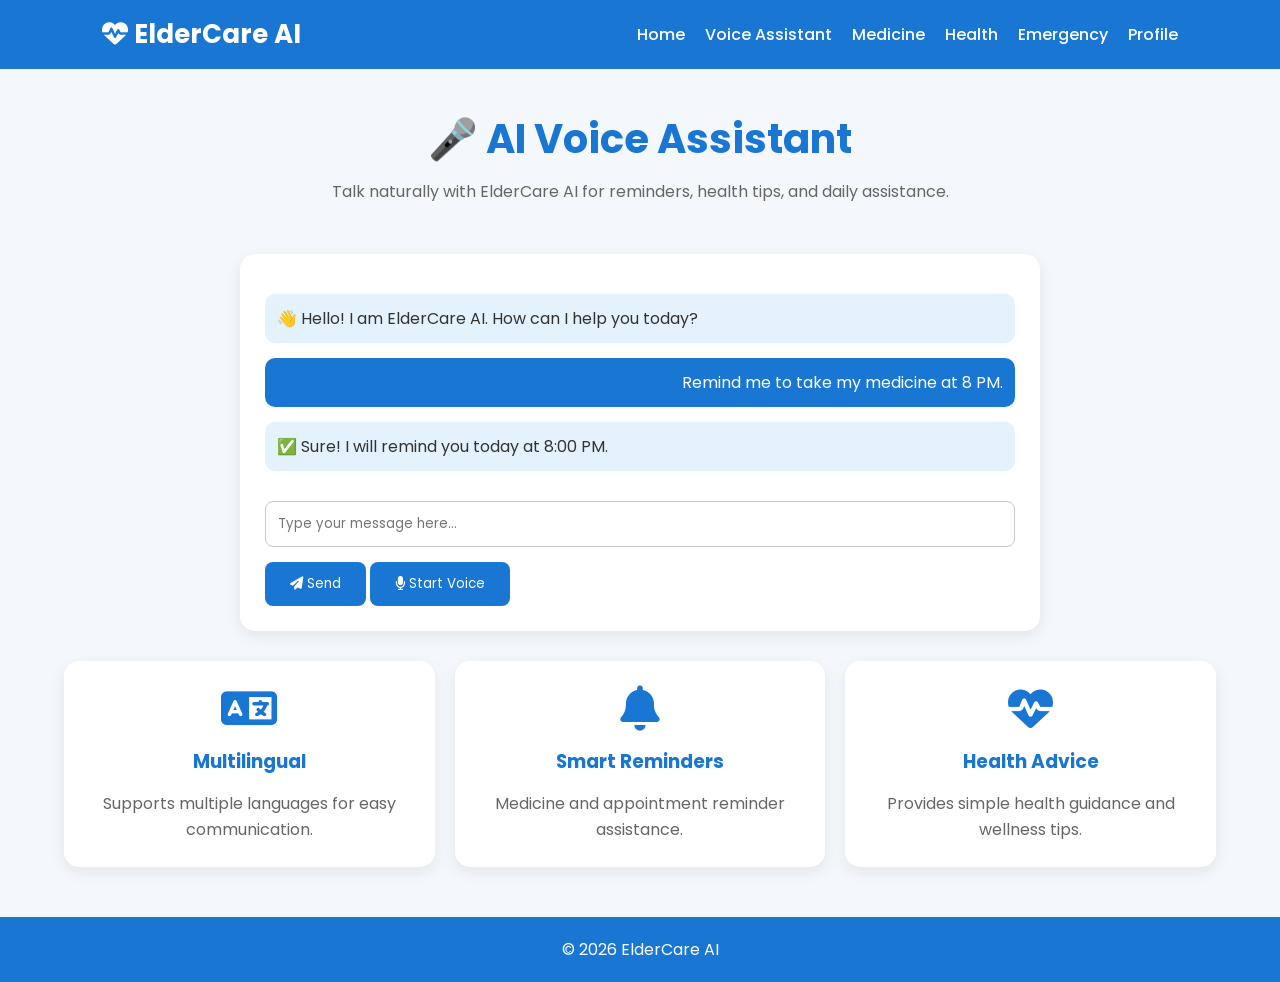
<file: assistant.html>
<!DOCTYPE html>
<html lang="en">

<head>
    <meta charset="UTF-8">
    <meta name="viewport" content="width=device-width, initial-scale=1.0">
    <title>Voice Assistant | ElderCare AI</title>

    <!-- Google Font -->
    <link href="https://fonts.googleapis.com/css2?family=Poppins:wght@300;400;500;600;700&display=swap" rel="stylesheet">

    <!-- Font Awesome -->
    <link rel="stylesheet"
        href="https://cdnjs.cloudflare.com/ajax/libs/font-awesome/6.5.2/css/all.min.css">

    <link rel="stylesheet" href="style.css">
</head>

<body>

    <!-- Navbar -->

    <nav>

        <div class="logo">
            <i class="fa-solid fa-heart-pulse"></i>
            ElderCare AI
        </div>

        <ul>
            <li><a href="index.html">Home</a></li>
            <li><a href="assistant.html">Voice Assistant</a></li>
            <li><a href="medicine.html">Medicine</a></li>
            <li><a href="health.html">Health</a></li>
            <li><a href="emergency.html">Emergency</a></li>
            <li><a href="profile.html">Profile</a></li>
        </ul>

    </nav>

    <!-- Page Title -->

    <section class="page-title">

        <h1>🎤 AI Voice Assistant</h1>

        <p>
            Talk naturally with ElderCare AI for reminders,
            health tips, and daily assistance.
        </p>

    </section>

    <!-- Chat Box -->

    <div class="chat-box">

        <div class="message ai">
            👋 Hello! I am ElderCare AI. How can I help you today?
        </div>

        <div class="message user">
            Remind me to take my medicine at 8 PM.
        </div>

        <div class="message ai">
            ✅ Sure! I will remind you today at 8:00 PM.
        </div>

        <input type="text" placeholder="Type your message here...">

        <button onclick="sendMessage()">
            <i class="fa-solid fa-paper-plane"></i>
            Send
        </button>

        <button onclick="startVoice()">
            <i class="fa-solid fa-microphone"></i>
            Start Voice
        </button>

    </div>

    <!-- Features -->

    <section class="cards">

        <div class="card">
            <i class="fa-solid fa-language"></i>
            <h3>Multilingual</h3>
            <p>Supports multiple languages for easy communication.</p>
        </div>

        <div class="card">
            <i class="fa-solid fa-bell"></i>
            <h3>Smart Reminders</h3>
            <p>Medicine and appointment reminder assistance.</p>
        </div>

        <div class="card">
            <i class="fa-solid fa-heart-pulse"></i>
            <h3>Health Advice</h3>
            <p>Provides simple health guidance and wellness tips.</p>
        </div>

    </section>

   

    <footer>

        © 2026 ElderCare AI | Voice Assistant

    </footer>

    <script src="script.js"></script>

</body>

</html>
</file>
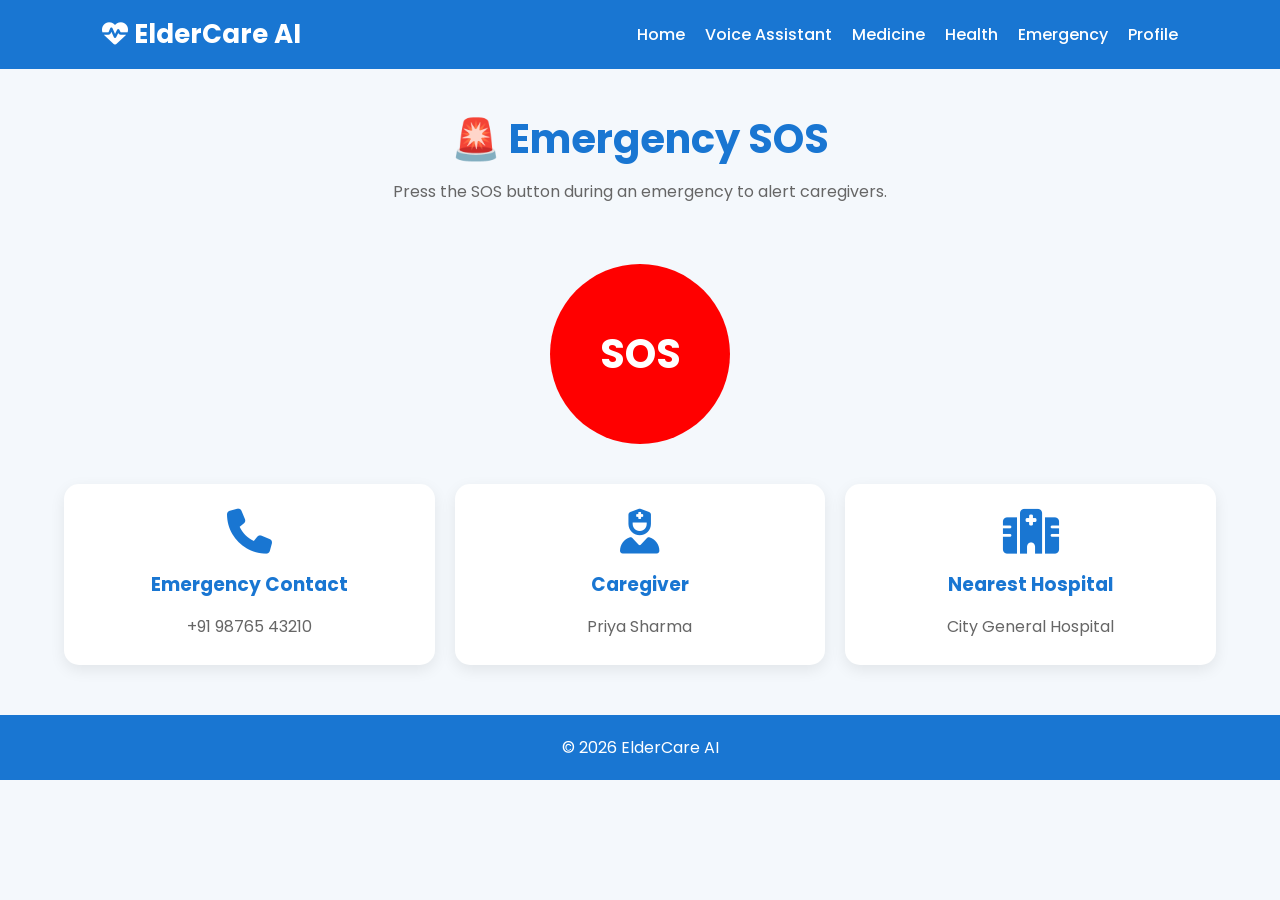
<file: emergency.html>
<!DOCTYPE html>
<html lang="en">
<head>
<meta charset="UTF-8">
<meta name="viewport" content="width=device-width, initial-scale=1.0">
<title>Emergency SOS | ElderCare AI</title>

<link href="https://fonts.googleapis.com/css2?family=Poppins:wght@300;400;500;600;700&display=swap" rel="stylesheet">
<link rel="stylesheet" href="https://cdnjs.cloudflare.com/ajax/libs/font-awesome/6.5.2/css/all.min.css">
<link rel="stylesheet" href="style.css">

</head>

<body>

<nav>

<div class="logo">
<i class="fa-solid fa-heart-pulse"></i>
ElderCare AI
</div>

<ul>
<li><a href="index.html">Home</a></li>
<li><a href="assistant.html">Voice Assistant</a></li>
<li><a href="medicine.html">Medicine</a></li>
<li><a href="health.html">Health</a></li>
<li><a href="emergency.html">Emergency</a></li>
<li><a href="profile.html">Profile</a></li>
</ul>

</nav>

<section class="page-title">

<h1>🚨 Emergency SOS</h1>

<p>
Press the SOS button during an emergency to alert caregivers.
</p>

</section>

<button class="sos-btn" onclick="sendSOS()">
SOS
</button>

<section class="cards">

<div class="card">
<i class="fa-solid fa-phone"></i>
<h3>Emergency Contact</h3>
<p>+91 98765 43210</p>
</div>

<div class="card">
<i class="fa-solid fa-user-nurse"></i>
<h3>Caregiver</h3>
<p>Priya Sharma</p>
</div>

<div class="card">
<i class="fa-solid fa-hospital"></i>
<h3>Nearest Hospital</h3>
<p>City General Hospital</p>
</div>

</section>

<footer>

© 2026 ElderCare AI

</footer>

<script src="script.js"></script>

</body>
</html>
</file>
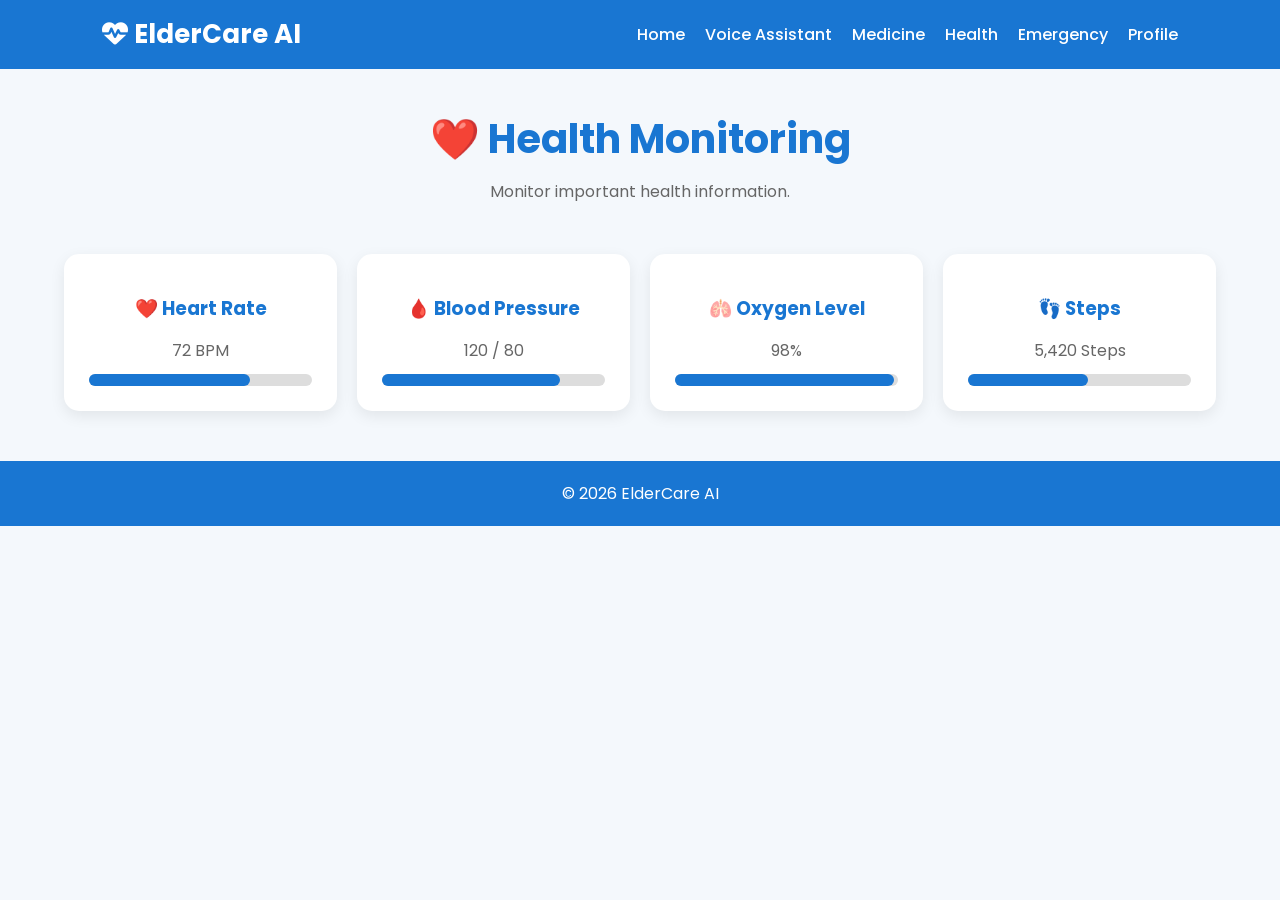
<file: health.html>
<!DOCTYPE html>
<html lang="en">
<head>

<meta charset="UTF-8">

<meta name="viewport" content="width=device-width, initial-scale=1.0">

<title>Health Monitoring | ElderCare AI</title>

<link href="https://fonts.googleapis.com/css2?family=Poppins:wght@300;400;500;600;700&display=swap" rel="stylesheet">

<link rel="stylesheet" href="https://cdnjs.cloudflare.com/ajax/libs/font-awesome/6.5.2/css/all.min.css">

<link rel="stylesheet" href="style.css">

</head>

<body>

<nav>

<div class="logo">

<i class="fa-solid fa-heart-pulse"></i>

ElderCare AI

</div>

<ul>

<li><a href="index.html">Home</a></li>

<li><a href="assistant.html">Voice Assistant</a></li>

<li><a href="medicine.html">Medicine</a></li>

<li><a href="health.html">Health</a></li>

<li><a href="emergency.html">Emergency</a></li>

<li><a href="profile.html">Profile</a></li>

</ul>

</nav>

<section class="page-title">

<h1>❤️ Health Monitoring</h1>

<p>

Monitor important health information.

</p>

</section>

<section class="cards">

<div class="card">

<h3>❤️ Heart Rate</h3>

<p>72 BPM</p>

<div class="progress">

<div style="width:72%;"></div>

</div>

</div>

<div class="card">

<h3>🩸 Blood Pressure</h3>

<p>120 / 80</p>

<div class="progress">

<div style="width:80%;"></div>

</div>

</div>

<div class="card">
<h3>🫁 Oxygen Level</h3>
<p>98%</p>
<div class="progress">
<div style="width:98%;"></div>
</div>
</div>
<div class="card">
<h3>👣 Steps</h3>
<p>5,420 Steps</p>
<div class="progress">
<div style="width:54%;"></div>
</div>
</div>
</section>
<footer>
© 2026 ElderCare AI
</footer>
<script src="script.js"></script>
</body>
</html>
</file>
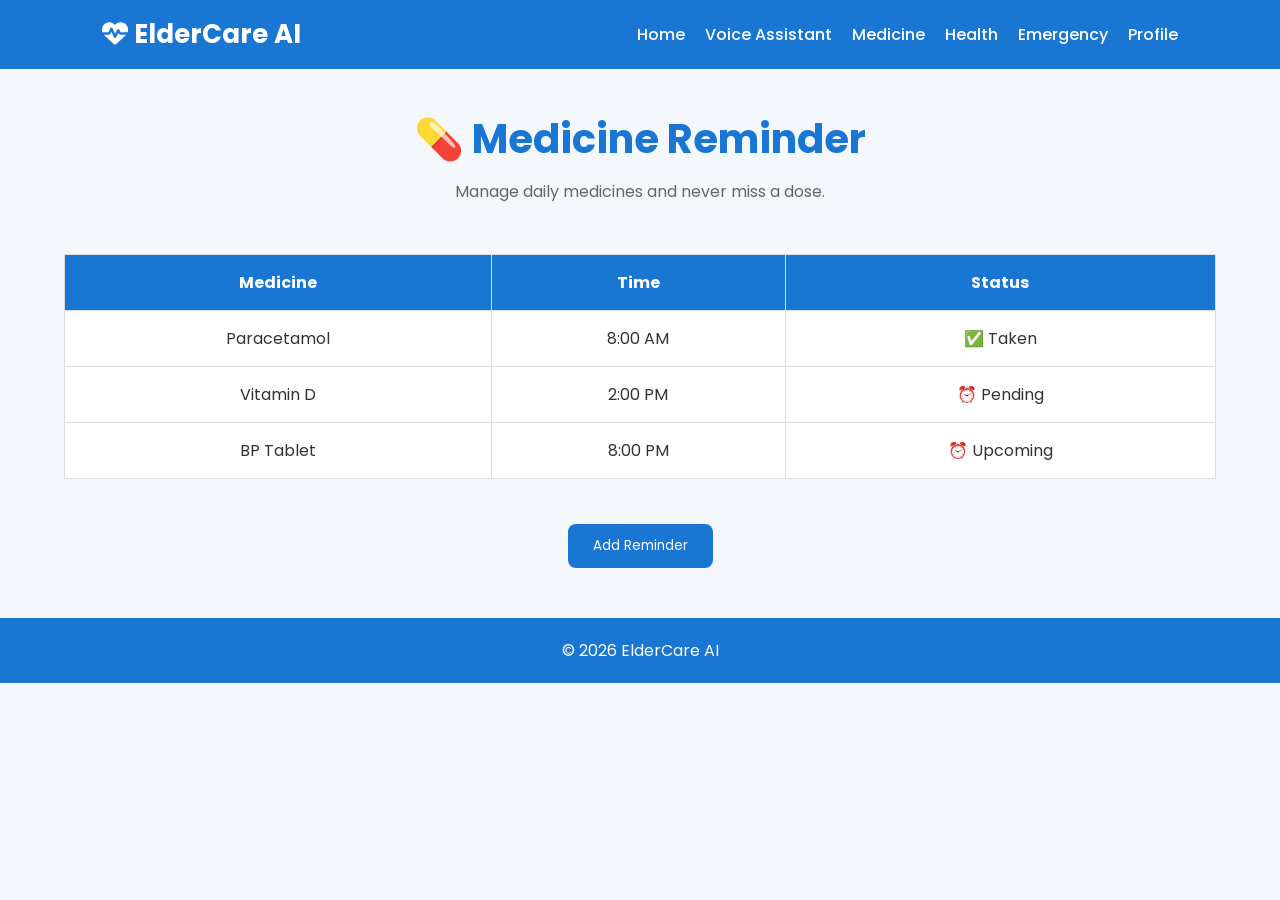
<file: medicine.html>
<!DOCTYPE html>
<html lang="en">
<head>
<meta charset="UTF-8">
<meta name="viewport" content="width=device-width, initial-scale=1.0">
<title>Medicine Reminder | ElderCare AI</title>

<link href="https://fonts.googleapis.com/css2?family=Poppins:wght@300;400;500;600;700&display=swap" rel="stylesheet">
<link rel="stylesheet" href="https://cdnjs.cloudflare.com/ajax/libs/font-awesome/6.5.2/css/all.min.css">
<link rel="stylesheet" href="style.css">
</head>
<body>
<nav>
<div class="logo">
<i class="fa-solid fa-heart-pulse"></i>
ElderCare AI
</div>
<ul>
<li><a href="index.html">Home</a></li>
<li><a href="assistant.html">Voice Assistant</a></li>
<li><a href="medicine.html">Medicine</a></li>
<li><a href="health.html">Health</a></li>
<li><a href="emergency.html">Emergency</a></li>
<li><a href="profile.html">Profile</a></li>
</ul>
</nav>
<section class="page-title">
<h1>💊 Medicine Reminder</h1>
<p>Manage daily medicines and never miss a dose.</p>
</section>
<table>
<tr>
<th>Medicine</th>
<th>Time</th>
<th>Status</th>
</tr>
<tr>
<td>Paracetamol</td>
<td>8:00 AM</td>
<td>✅ Taken</td>
</tr>
<tr>
<td>Vitamin D</td>
<td>2:00 PM</td>
<td>⏰ Pending</td>
</tr>
<tr>
<td>BP Tablet</td>
<td>8:00 PM</td>
<td>⏰ Upcoming</td>
</tr>
</table>
<div style="text-align:center;">
<button onclick="addReminder()">
Add Reminder
</button>
</div>
<footer>
© 2026 ElderCare AI
</footer>
<script src="script.js"></script>
</body>
</html>
</file>
<file: style.css>
*{
    margin:0;
    padding:0;
    box-sizing:border-box;
    font-family:'Poppins',sans-serif;
}

body{
    background:#f4f8fc;
    color:#333;
}

/* Navbar */

nav{
    background:#1976d2;
    display:flex;
    justify-content:space-between;
    align-items:center;
    padding:15px 8%;
    position:sticky;
    top:0;
}

.logo{
    color:white;
    font-size:26px;
    font-weight:bold;
}

nav ul{
    list-style:none;
    display:flex;
}

nav ul li{
    margin-left:20px;
}

nav ul li a{
    color:white;
    text-decoration:none;
    font-weight:500;
    transition:.3s;
}

nav ul li a:hover{
    color:#FFD54F;
}

/* Hero */

.hero{
    display:flex;
    justify-content:space-between;
    align-items:center;
    padding:60px 8%;
    gap:40px;
    flex-wrap:wrap;
}

.hero-text{
    flex:1;
}

.hero-text h1{
    font-size:48px;
    color:#1976d2;
    margin-bottom:20px;
}

.hero-text p{
    font-size:18px;
    line-height:1.8;
    color:#555;
}

.hero img{
    width:420px;
    max-width:100%;
}

/* Buttons */

.btn{
    display:inline-block;
    margin-top:25px;
    padding:12px 28px;
    background:#1976d2;
    color:white;
    text-decoration:none;
    border-radius:8px;
    transition:.3s;
}

.btn:hover{
    background:#1259a7;
}

/* Page Title */

.page-title{
    text-align:center;
    padding:40px 20px 20px;
}

.page-title h1{
    color:#1976d2;
    font-size:40px;
}

.page-title p{
    color:#666;
    margin-top:10px;
}

/* Cards */

.cards{
    width:90%;
    margin:30px auto;
    display:grid;
    grid-template-columns:repeat(auto-fit,minmax(220px,1fr));
    gap:20px;
}

.card{
    background:white;
    border-radius:15px;
    padding:25px;
    text-align:center;
    box-shadow:0 5px 15px rgba(0,0,0,.08);
    transition:.3s;
}

.card:hover{
    transform:translateY(-8px);
}

.card h3{
    color:#1976d2;
    margin:15px 0;
}

.card p{
    color:#666;
    line-height:1.6;
}

.card i{
    font-size:45px;
    color:#1976d2;
}

/* Chat Box */

.chat-box{
    width:90%;
    max-width:800px;
    margin:30px auto;
    background:white;
    padding:25px;
    border-radius:15px;
    box-shadow:0 5px 15px rgba(0,0,0,.08);
}

.message{
    margin:15px 0;
    padding:12px;
    border-radius:10px;
}

.ai{
    background:#e3f2fd;
}

.user{
    background:#1976d2;
    color:white;
    text-align:right;
}

input{
    width:100%;
    padding:12px;
    border:1px solid #ccc;
    border-radius:8px;
    margin-top:15px;
}

button{
    background:#1976d2;
    color:white;
    border:none;
    padding:12px 25px;
    margin-top:15px;
    border-radius:8px;
    cursor:pointer;
}

button:hover{
    background:#1259a7;
}

/* Medicine Table */

table{
    width:90%;
    margin:30px auto;
    border-collapse:collapse;
    background:white;
}

table th,
table td{
    border:1px solid #ddd;
    padding:15px;
    text-align:center;
}

table th{
    background:#1976d2;
    color:white;
}

/* Health Progress */

.progress{
    width:100%;
    height:12px;
    background:#ddd;
    border-radius:10px;
    margin-top:10px;
}

.progress div{
    height:12px;
    background:#1976d2;
    border-radius:10px;
}

/* SOS Button */

.sos-btn{
    display:block;
    margin:40px auto;
    width:180px;
    height:180px;
    border-radius:50%;
    background:red;
    color:white;
    font-size:40px;
    font-weight:bold;
    border:none;
    cursor:pointer;
}

.sos-btn:hover{
    background:#b30000;
}

/* Profile */

.profile{
    width:90%;
    max-width:500px;
    margin:40px auto;
    background:white;
    text-align:center;
    padding:30px;
    border-radius:15px;
    box-shadow:0 5px 15px rgba(0,0,0,.08);
}

.profile img{
    width:130px;
    height:130px;
    border-radius:50%;
    margin-bottom:20px;
}

.profile h2{
    color:#1976d2;
}

.profile p{
    margin:8px 0;
}

/* Footer */

footer{
    margin-top:50px;
    background:#1976d2;
    color:white;
    text-align:center;
    padding:20px;
}

/* Responsive */

@media(max-width:768px){

nav{
    flex-direction:column;
}

nav ul{
    flex-wrap:wrap;
    justify-content:center;
    margin-top:15px;
}

.hero{
    text-align:center;
}

.hero-text h1{
    font-size:34px;
}

.page-title h1{
    font-size:32px;
}
.hero-image{
    flex:1;
    text-align:center;
}

.hero-image img{
    width:100%;
    max-width:400px;
}
}
</file>
